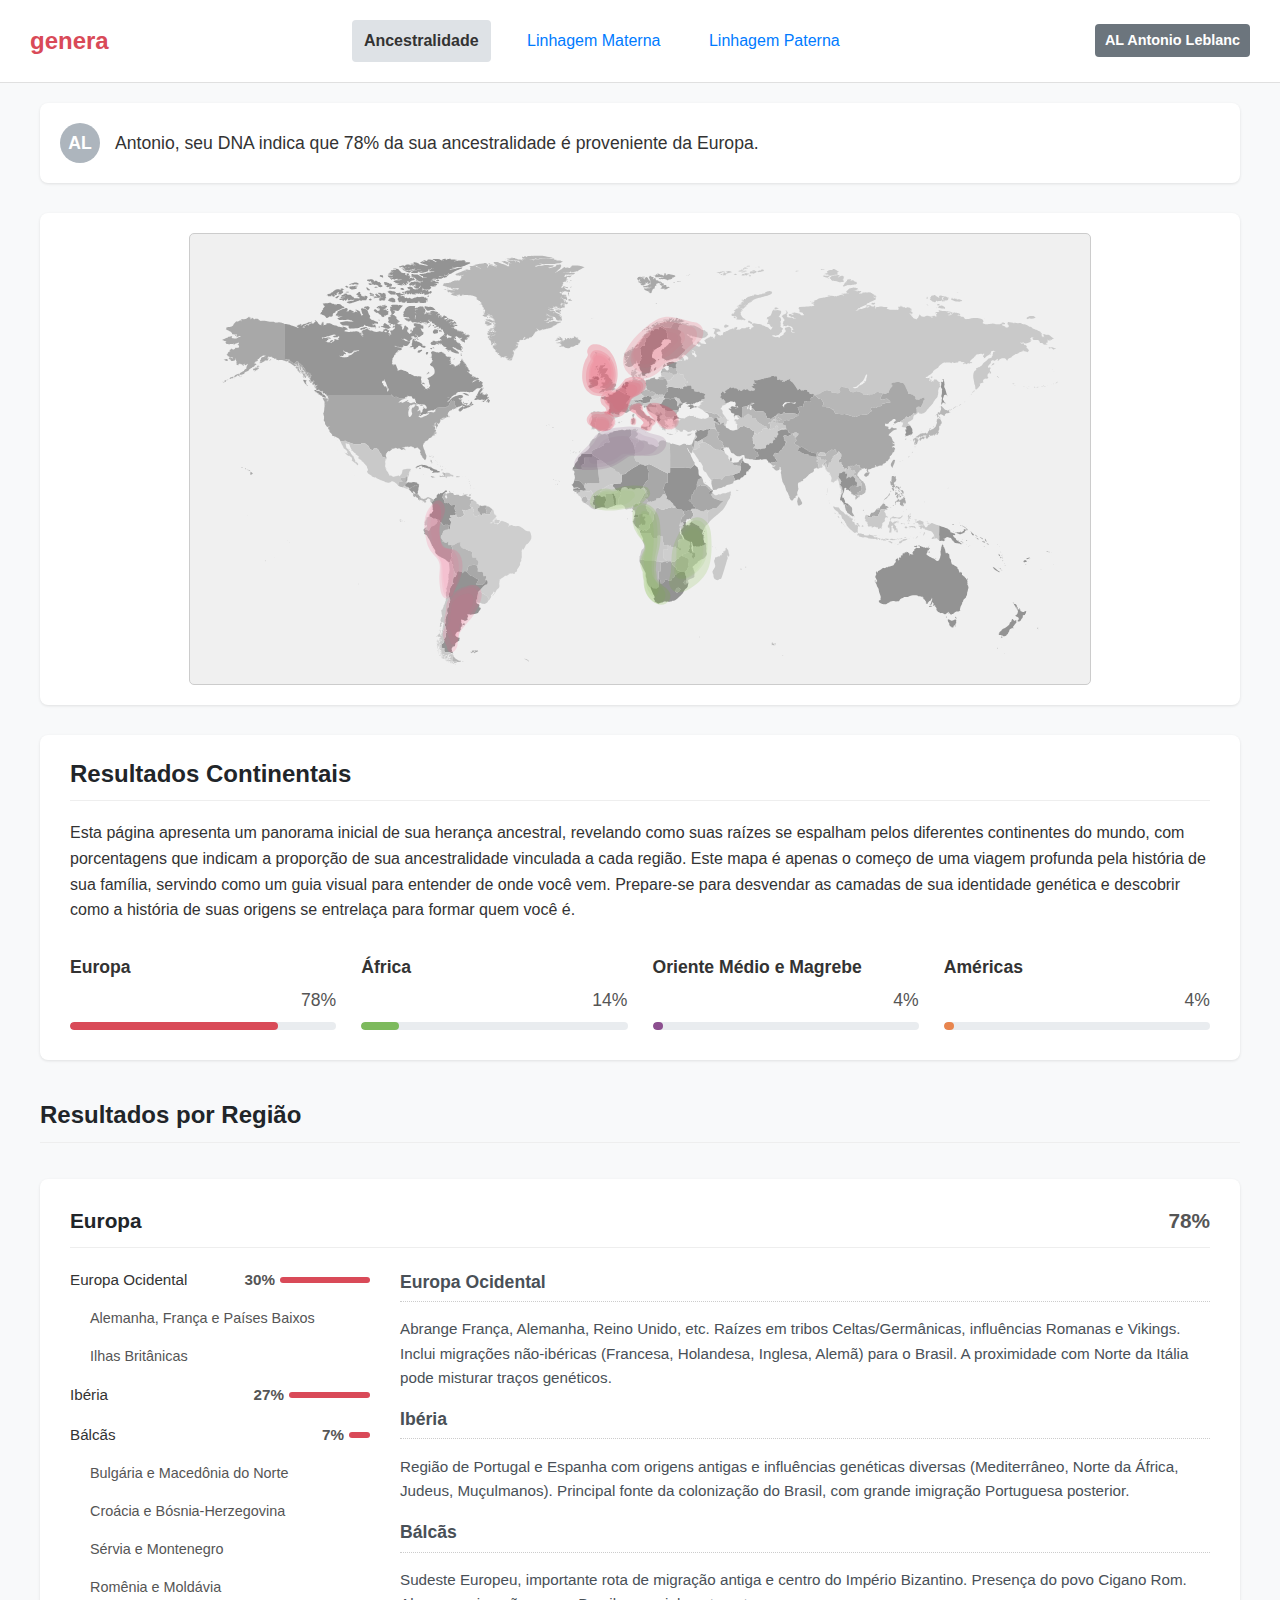
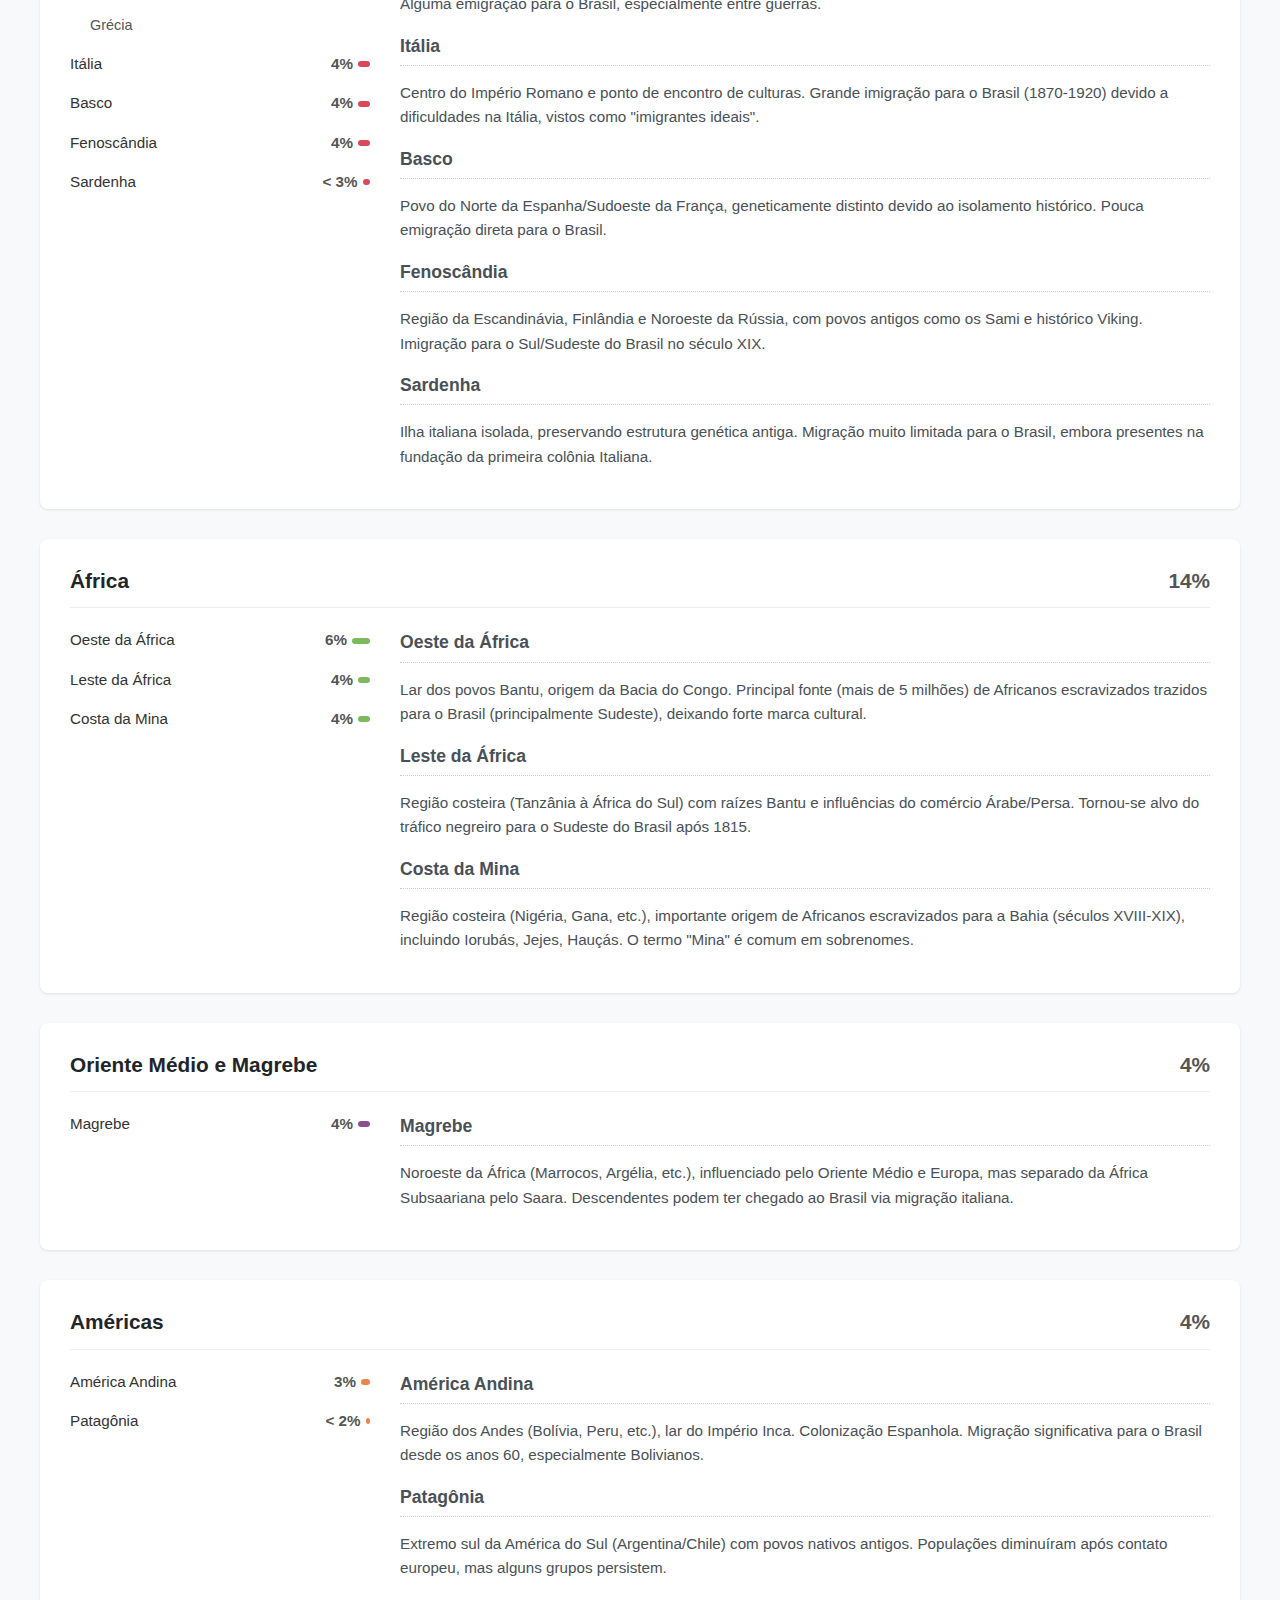
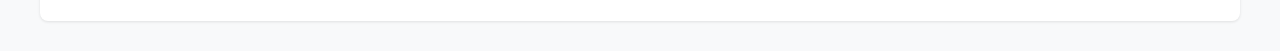
<file: index.html>
<!DOCTYPE html>
<html lang="pt-BR">
<head>
    <meta charset="UTF-8">
    <meta name="viewport" content="width=device-width, initial-scale=1.0">
    <link rel="stylesheet" href="styles.css">
    <title>Meus Resultados de Ancestralidade - Antonio Leblanc</title>
</head>
<body>

    <header class="site-header">
        <span class="logo-placeholder">genera</span>
        <nav class="main-nav">
            <a href="index.html" class="active">Ancestralidade</a>
            <a href="linhagem-materna.html">Linhagem Materna</a>
            <a href="linhagem-paterna.html">Linhagem Paterna</a>
            <!-- Add more links later -->
        </nav>
        <div class="user-info">AL Antonio Leblanc</div>
    </header>

    <main>
        <section class="intro-section">
            <div class="intro-text">
                <span class="user-initials">AL</span>
                <p>Antonio, seu DNA indica que 78% da sua ancestralidade é proveniente da Europa.</p>
            </div>

        </section>

        <section class="map-section">
            <div class="ancestry-map-container">
                 <object data="map.svg" type="image/svg+xml" id="world-map-svg">
                    Seu navegador não suporta a visualização do mapa SVG.
                 </object>
            </div>
        </section>

        <section class="results-continental">
            <h2>Resultados Continentais</h2>
            <p>
                Esta página apresenta um panorama inicial de sua herança ancestral, revelando como suas raízes se espalham pelos diferentes continentes do
                mundo, com porcentagens que indicam a proporção de sua ancestralidade vinculada a cada região. Este mapa é apenas o começo de uma viagem
                profunda pela história de sua família, servindo como um guia visual para entender de onde você vem.
                <!-- Summarized the rest -->
                 Prepare-se para desvendar as camadas de sua identidade genética e descobrir como a história de suas origens se entrelaça para formar quem você é.
            </p>
            <div class="continent-summary-grid">
                <div class="continent-item">
                    <span class="continent-name">Europa</span>
                    <span class="continent-percentage">78%</span>
                    <div class="percentage-bar-container">
                        <div class="percentage-bar" style="width: 78%; background-color: #D94A58;"></div>
                    </div>
                </div>
                <div class="continent-item">
                    <span class="continent-name">África</span>
                    <span class="continent-percentage">14%</span>
                    <div class="percentage-bar-container">
                        <div class="percentage-bar" style="width: 14%; background-color: #7DBA5D;"></div>
                    </div>
                </div>
                <div class="continent-item">
                    <span class="continent-name">Oriente Médio e Magrebe</span>
                    <span class="continent-percentage">4%</span>
                    <div class="percentage-bar-container">
                        <div class="percentage-bar" style="width: 4%; background-color: #8C4F8F;"></div>
                    </div>
                </div>
                <div class="continent-item">
                    <span class="continent-name">Américas</span>
                    <span class="continent-percentage">4%</span>
                    <div class="percentage-bar-container">
                        <div class="percentage-bar" style="width: 4%; background-color: #E8854E;"></div>
                    </div>
                </div>
            </div>
        </section>

        <section class="results-regional">
            <h2>Resultados por Região</h2>

            <!-- === EUROPA === -->
            <article class="continent-detail" id="europa">
                <div class="region-header">
                    <h3>Europa</h3>
                    <span class="continent-total-percentage">78%</span>
                </div>
                <div class="region-breakdown">
                    <div class="region-list">
                        <!-- Sub-region items as before -->
                         <div class="sub-region-item">
                            <span class="sub-region-name">Europa Ocidental</span><span class="sub-region-percentage">30%</span>
                            <div class="sub-region-bar" style="width: 30%; background-color: #D94A58;"></div>
                        </div>
                         <div class="sub-region-item indented"><span class="sub-region-name">Alemanha, França e Países Baixos</span><span class="sub-region-percentage-indicator">[Indicator]</span></div>
                         <div class="sub-region-item indented"><span class="sub-region-name">Ilhas Britânicas</span><span class="sub-region-percentage-indicator">[Indicator]</span></div>
                        <div class="sub-region-item">
                            <span class="sub-region-name">Ibéria</span><span class="sub-region-percentage">27%</span>
                            <div class="sub-region-bar" style="width: 27%; background-color: #D94A58;"></div>
                        </div>
                        <div class="sub-region-item">
                            <span class="sub-region-name">Bálcãs</span><span class="sub-region-percentage">7%</span>
                            <div class="sub-region-bar" style="width: 7%; background-color: #D94A58;"></div>
                        </div>
                         <div class="sub-region-item indented"><span class="sub-region-name">Bulgária e Macedônia do Norte</span><span class="sub-region-percentage-indicator">[Indicator]</span></div>
                         <div class="sub-region-item indented"><span class="sub-region-name">Croácia e Bósnia-Herzegovina</span><span class="sub-region-percentage-indicator">[Indicator]</span></div>
                         <div class="sub-region-item indented"><span class="sub-region-name">Sérvia e Montenegro</span><span class="sub-region-percentage-indicator">[Indicator]</span></div>
                         <div class="sub-region-item indented"><span class="sub-region-name">Romênia e Moldávia</span><span class="sub-region-percentage-indicator">[Indicator]</span></div>
                         <div class="sub-region-item indented"><span class="sub-region-name">Grécia</span><span class="sub-region-percentage-indicator">[Indicator]</span></div>
                        <div class="sub-region-item">
                            <span class="sub-region-name">Itália</span><span class="sub-region-percentage">4%</span>
                           <div class="sub-region-bar" style="width: 4%; background-color: #D94A58;"></div>
                        </div>
                        <div class="sub-region-item">
                            <span class="sub-region-name">Basco</span><span class="sub-region-percentage">4%</span>
                            <div class="sub-region-bar" style="width: 4%; background-color: #D94A58;"></div>
                        </div>
                         <div class="sub-region-item">
                            <span class="sub-region-name">Fenoscândia</span><span class="sub-region-percentage">4%</span>
                            <div class="sub-region-bar" style="width: 4%; background-color: #D94A58;"></div>
                        </div>
                         <div class="sub-region-item">
                            <span class="sub-region-name">Sardenha</span><span class="sub-region-percentage">< 3%</span>
                             <div class="sub-region-bar" style="width: 2.5%; background-color: #D94A58;"></div>
                        </div>
                    </div>
                    <div class="region-descriptions">
                        <!-- *** SUMMARIZED DESCRIPTIONS *** -->
                        <h4>Europa Ocidental</h4>
                        <p>Abrange França, Alemanha, Reino Unido, etc. Raízes em tribos Celtas/Germânicas, influências Romanas e Vikings. Inclui migrações não-ibéricas (Francesa, Holandesa, Inglesa, Alemã) para o Brasil. A proximidade com Norte da Itália pode misturar traços genéticos.</p>

                        <h4>Ibéria</h4>
                        <p>Região de Portugal e Espanha com origens antigas e influências genéticas diversas (Mediterrâneo, Norte da África, Judeus, Muçulmanos). Principal fonte da colonização do Brasil, com grande imigração Portuguesa posterior.</p>

                        <h4>Bálcãs</h4>
                        <p>Sudeste Europeu, importante rota de migração antiga e centro do Império Bizantino. Presença do povo Cigano Rom. Alguma emigração para o Brasil, especialmente entre guerras.</p>

                        <h4>Itália</h4>
                        <p>Centro do Império Romano e ponto de encontro de culturas. Grande imigração para o Brasil (1870-1920) devido a dificuldades na Itália, vistos como "imigrantes ideais".</p>

                        <h4>Basco</h4>
                        <p>Povo do Norte da Espanha/Sudoeste da França, geneticamente distinto devido ao isolamento histórico. Pouca emigração direta para o Brasil.</p>

                         <h4>Fenoscândia</h4>
                         <p>Região da Escandinávia, Finlândia e Noroeste da Rússia, com povos antigos como os Sami e histórico Viking. Imigração para o Sul/Sudeste do Brasil no século XIX.</p>

                        <h4>Sardenha</h4>
                        <p>Ilha italiana isolada, preservando estrutura genética antiga. Migração muito limitada para o Brasil, embora presentes na fundação da primeira colônia Italiana.</p>
                    </div>
                </div>
            </article>

            <!-- === ÁFRICA === -->
            <article class="continent-detail" id="africa">
                 <div class="region-header">
                    <h3>África</h3>
                    <span class="continent-total-percentage">14%</span>
                </div>
                 <div class="region-breakdown">
                    <div class="region-list">
                         <div class="sub-region-item"><span class="sub-region-name">Oeste da África</span><span class="sub-region-percentage">6%</span><div class="sub-region-bar" style="width: 6%; background-color: #7DBA5D;"></div></div>
                        <div class="sub-region-item"><span class="sub-region-name">Leste da África</span><span class="sub-region-percentage">4%</span><div class="sub-region-bar" style="width: 4%; background-color: #7DBA5D;"></div></div>
                        <div class="sub-region-item"><span class="sub-region-name">Costa da Mina</span><span class="sub-region-percentage">4%</span><div class="sub-region-bar" style="width: 4%; background-color: #7DBA5D;"></div></div>
                    </div>
                    <div class="region-descriptions">
                        <!-- *** SUMMARIZED DESCRIPTIONS *** -->
                        <h4>Oeste da África</h4>
                        <p>Lar dos povos Bantu, origem da Bacia do Congo. Principal fonte (mais de 5 milhões) de Africanos escravizados trazidos para o Brasil (principalmente Sudeste), deixando forte marca cultural.</p>

                        <h4>Leste da África</h4>
                        <p>Região costeira (Tanzânia à África do Sul) com raízes Bantu e influências do comércio Árabe/Persa. Tornou-se alvo do tráfico negreiro para o Sudeste do Brasil após 1815.</p>

                        <h4>Costa da Mina</h4>
                        <p>Região costeira (Nigéria, Gana, etc.), importante origem de Africanos escravizados para a Bahia (séculos XVIII-XIX), incluindo Iorubás, Jejes, Hauçás. O termo "Mina" é comum em sobrenomes.</p>
                    </div>
                </div>
            </article>

             <!-- === ORIENTE MÉDIO E MAGREBE === -->
            <article class="continent-detail" id="oriente-medio-magrebe">
                 <div class="region-header">
                    <h3>Oriente Médio e Magrebe</h3>
                    <span class="continent-total-percentage">4%</span>
                </div>
                 <div class="region-breakdown">
                    <div class="region-list">
                         <div class="sub-region-item"><span class="sub-region-name">Magrebe</span><span class="sub-region-percentage">4%</span><div class="sub-region-bar" style="width: 4%; background-color: #8C4F8F;"></div></div>
                    </div>
                    <div class="region-descriptions">
                         <!-- *** SUMMARIZED DESCRIPTION *** -->
                        <h4>Magrebe</h4>
                        <p>Noroeste da África (Marrocos, Argélia, etc.), influenciado pelo Oriente Médio e Europa, mas separado da África Subsaariana pelo Saara. Descendentes podem ter chegado ao Brasil via migração italiana.</p>
                    </div>
                </div>
            </article>

             <!-- === AMÉRICAS === -->
            <article class="continent-detail" id="americas">
                 <div class="region-header">
                    <h3>Américas</h3>
                    <span class="continent-total-percentage">4%</span>
                </div>
                 <div class="region-breakdown">
                    <div class="region-list">
                         <div class="sub-region-item"><span class="sub-region-name">América Andina</span><span class="sub-region-percentage">3%</span><div class="sub-region-bar" style="width: 3%; background-color: #E8854E;"></div></div>
                        <div class="sub-region-item"><span class="sub-region-name">Patagônia</span><span class="sub-region-percentage">< 2%</span><div class="sub-region-bar" style="width: 1.5%; background-color: #E8854E;"></div></div>
                    </div>
                    <div class="region-descriptions">
                         <!-- *** SUMMARIZED DESCRIPTIONS *** -->
                        <h4>América Andina</h4>
                        <p>Região dos Andes (Bolívia, Peru, etc.), lar do Império Inca. Colonização Espanhola. Migração significativa para o Brasil desde os anos 60, especialmente Bolivianos.</p>

                        <h4>Patagônia</h4>
                        <p>Extremo sul da América do Sul (Argentina/Chile) com povos nativos antigos. Populações diminuíram após contato europeu, mas alguns grupos persistem.</p>
                    </div>
                </div>
            </article>

        </section>

    </main>

</body>
</html>
</file>
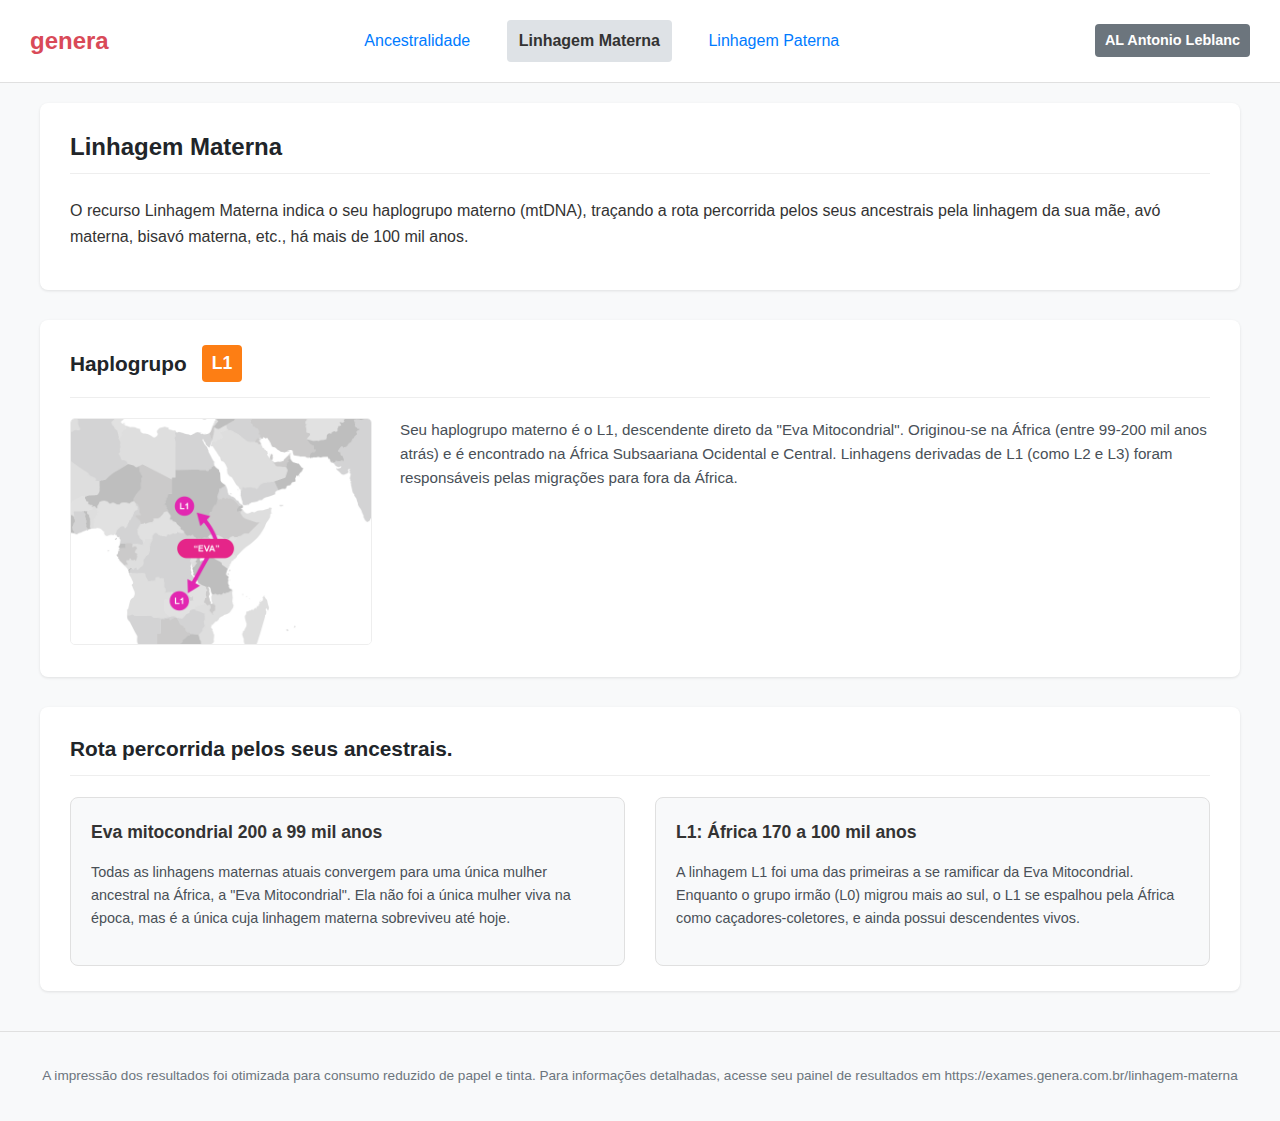
<file: linhagem-materna.html>
<!DOCTYPE html>
<html lang="pt-BR">
<head>
    <meta charset="UTF-8">
    <meta name="viewport" content="width=device-width, initial-scale=1.0">
    <link rel="stylesheet" href="styles.css">
    <title>Linhagem Materna - Antonio Leblanc</title>
</head>
<body>

    <header class="site-header">
        <span class="logo-placeholder">genera</span>
        <nav class="main-nav">
            <a href="index.html">Ancestralidade</a>
            <a href="linhagem-materna.html" class="active">Linhagem Materna</a>
            <a href="linhagem-paterna.html">Linhagem Paterna</a>
            <!-- Add more links later -->
        </nav>
        <div class="user-info">AL Antonio Leblanc</div>
    </header>

    <main>
        <section class="lineage-intro">
            <h2>Linhagem Materna</h2>
            <p>
                O recurso Linhagem Materna indica o seu haplogrupo materno (mtDNA), traçando a rota percorrida pelos seus ancestrais pela linhagem da sua mãe, avó materna, bisavó materna, etc., há mais de 100 mil anos.
            </p>
        </section>

        <section class="haplogroup-section">
            <div class="haplogroup-header">
                 <h3>Haplogrupo</h3>
                 <span class="haplogroup-tag">L1</span>
            </div>
            <div class="haplogroup-content">
                <div class="haplogroup-map">
                    <!-- *** Replace with your actual image file *** -->
                    <img src="imgs/mt-route-L1.png" alt="Mapa do Haplogrupo L1">
                </div>
                <div class="haplogroup-description">
                     <!-- *** SUMMARIZED DESCRIPTION *** -->
                    <p>
                        Seu haplogrupo materno é o L1, descendente direto da "Eva Mitocondrial". Originou-se na África (entre 99-200 mil anos atrás) e é encontrado na África Subsaariana Ocidental e Central. Linhagens derivadas de L1 (como L2 e L3) foram responsáveis pelas migrações para fora da África.
                    </p>
                </div>
            </div>
        </section>

        <section class="migration-route-section">
             <h3>Rota percorrida pelos seus ancestrais.</h3>
             <div class="route-steps-container">
                 <!-- Step 1: Eva -->
                 <div class="route-step">
                    <h4>Eva mitocondrial 200 a 99 mil anos</h4>
                    <div class="route-step-content">

                        <div class="route-step-description">
                            <!-- *** SUMMARIZED DESCRIPTION *** -->
                            <p>
                                Todas as linhagens maternas atuais convergem para uma única mulher ancestral na África, a "Eva Mitocondrial". Ela não foi a única mulher viva na época, mas é a única cuja linhagem materna sobreviveu até hoje.
                            </p>
                        </div>
                    </div>
                 </div>
                 <!-- Step 2: L1 -->
                 <div class="route-step">
                    <h4>L1: África 170 a 100 mil anos</h4>
                     <div class="route-step-content">

                        <div class="route-step-description">
                            <!-- *** SUMMARIZED DESCRIPTION *** -->
                            <p>
                                A linhagem L1 foi uma das primeiras a se ramificar da Eva Mitocondrial. Enquanto o grupo irmão (L0) migrou mais ao sul, o L1 se espalhou pela África como caçadores-coletores, e ainda possui descendentes vivos.
                             </p>
                        </div>
                    </div>
                 </div>
             </div>
        </section>

    </main>

    <footer class="site-footer">
        <p>A impressão dos resultados foi otimizada para consumo reduzido de papel e tinta. Para informações detalhadas, acesse seu painel de resultados em https://exames.genera.com.br/linhagem-materna</p>
    </footer>

</body>
</html>
</file>
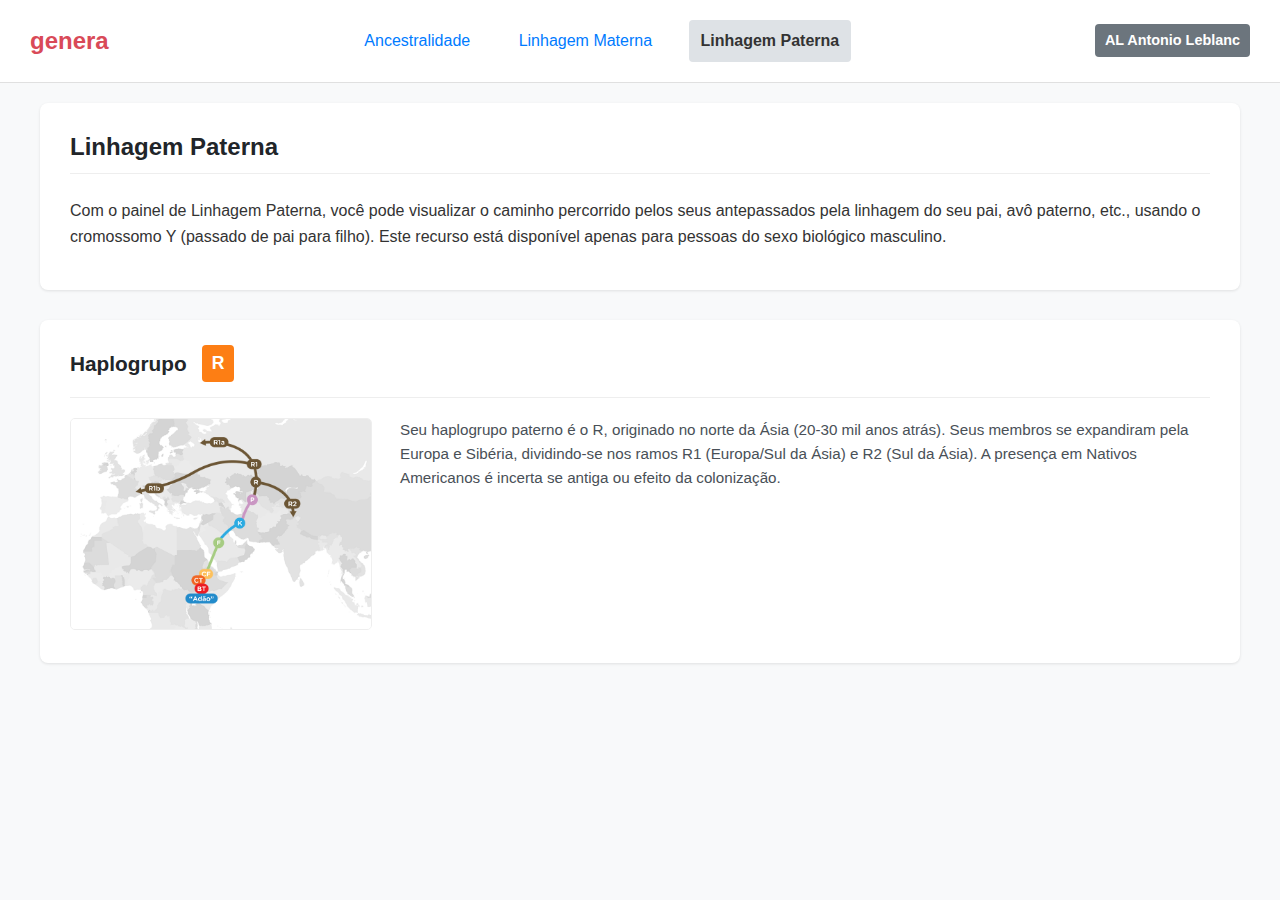
<file: linhagem-paterna.html>
<!DOCTYPE html>
<html lang="pt-BR">
<head>
    <meta charset="UTF-8">
    <meta name="viewport" content="width=device-width, initial-scale=1.0">
    <link rel="stylesheet" href="styles.css">
    <title>Linhagem Paterna - Antonio Leblanc</title>
</head>
<body>

    <header class="site-header">
        <span class="logo-placeholder">genera</span>
        <nav class="main-nav">
            <a href="index.html">Ancestralidade</a>
            <a href="linhagem-materna.html">Linhagem Materna</a>
            <a href="linhagem-paterna.html" class="active">Linhagem Paterna</a>
            <!-- Add more links later -->
        </nav>
        <div class="user-info">AL Antonio Leblanc</div>
    </header>

    <main>
        <section class="lineage-intro">
            <h2>Linhagem Paterna</h2>
            <p>
                 Com o painel de Linhagem Paterna, você pode visualizar o caminho percorrido pelos seus antepassados pela linhagem do seu pai, avô paterno, etc., usando o cromossomo Y (passado de pai para filho). Este recurso está disponível apenas para pessoas do sexo biológico masculino.
            </p>
        </section>

        <section class="haplogroup-section">
            <div class="haplogroup-header">
                 <h3>Haplogrupo</h3>
                 <span class="haplogroup-tag">R</span>
            </div>
            <div class="haplogroup-content">
                <div class="haplogroup-map">
                    <!-- *** IMPORTANT: Replace with your paternal map image filename *** -->
                    <img src="imgs/y-R.png  " alt="Mapa do Haplogrupo R">
                </div>
                <div class="haplogroup-description">
                    <!-- *** SUMMARIZED DESCRIPTION *** -->
                    <p>
                        Seu haplogrupo paterno é o R, originado no norte da Ásia (20-30 mil anos atrás). Seus membros se expandiram pela Europa e Sibéria, dividindo-se nos ramos R1 (Europa/Sul da Ásia) e R2 (Sul da Ásia). A presença em Nativos Americanos é incerta se antiga ou efeito da colonização.
                    </p>
                </div>
            </div>
        </section>

    </main>

</body>
</html>
</file>
<file: styles.css>
/* --- Base Styles --- */
body {
  font-family: Arial, Helvetica, sans-serif; /* Or a font closer to Genera's if you know it */
  margin: 0;
  padding: 0;
  background-color: #f8f9fa; /* Light grey background */
  color: #333;
  line-height: 1.6;
}

h1, h2, h3, h4 {
  color: #212529;
  margin-top: 1.5em;
  margin-bottom: 0.8em;
}

h1 { font-size: 1.8em; }
h2 { font-size: 1.5em; border-bottom: 1px solid #eee; padding-bottom: 0.3em; }
h3 { font-size: 1.3em; }
h4 { font-size: 1.1em; color: #495057; }

p {
  margin-bottom: 1em;
}

a {
  color: #007bff;
  text-decoration: none;
}
a:hover {
  text-decoration: underline;
}

main {
  max-width: 1200px; /* Limit content width */
  margin: 20px auto; /* Center content */
  padding: 0 20px; /* Padding on sides */
}

/* --- Header --- */
.site-header {
  display: flex;
  justify-content: space-between;
  align-items: center;
  padding: 15px 30px;
  background-color: #fff;
  border-bottom: 1px solid #e0e0e0;
  margin-bottom: 20px;
  flex-wrap: wrap; /* Allow wrapping for nav */
}

.site-header .logo-placeholder {
  font-weight: bold;
  font-size: 1.5em;
  color: #D94A58; /* Example color */
  flex-shrink: 0; /* Prevent shrinking */
}

/* Removed H1 styling from header to allow nav */

.user-info {
  display: flex;
  align-items: center;
  font-weight: bold;
  background-color: #6c757d; /* Grey background like PDF */
  color: white;
  padding: 5px 10px;
  border-radius: 4px;
  font-size: 0.9em;
  flex-shrink: 0; /* Prevent shrinking */
}

/* --- Navigation --- */
.main-nav {
 flex-grow: 1; /* Allow nav to take space */
 text-align: center;
 margin: 5px 15px; /* Adjust margin */
 min-width: 200px; /* Prevent excessive squish */
}

.main-nav a {
  margin: 0 10px; /* Adjust spacing */
  padding: 8px 12px;
  text-decoration: none;
  color: #007bff;
  border-radius: 4px;
  transition: background-color 0.2s ease;
  display: inline-block; /* Ensure padding works */
  white-space: nowrap; /* Prevent link text wrapping */
}

.main-nav a:hover {
  background-color: #e9ecef;
  text-decoration: none;
}

.main-nav a.active {
  font-weight: bold;
  color: #333;
  background-color: #dee2e6;
}


/* --- Intro Section --- */
.intro-section {
  display: flex;
  justify-content: space-between;
  align-items: center;
  flex-wrap: wrap; /* Allow wrapping */
  background-color: #fff;
  padding: 20px;
  border-radius: 8px;
  box-shadow: 0 1px 3px rgba(0,0,0,0.1);
  margin-bottom: 30px;
  gap: 20px; /* Space between items when wrapped */
}

.intro-text {
  display: flex;
  align-items: center;
  gap: 15px;
  flex: 1 1 60%; /* Allow text to take more space */
  min-width: 300px; /* Prevent extreme squishing */
}

.intro-text .user-initials {
  display: inline-flex; /* Use flex to center content */
  justify-content: center;
  align-items: center;
  background-color: #adb5bd; /* Grey background */
  color: white;
  font-weight: bold;
  border-radius: 50%;
  width: 40px;
  height: 40px;
  font-size: 1.1em;
  flex-shrink: 0; /* Prevent shrinking */
}

.intro-text p {
  margin: 0;
  font-size: 1.1em;
}

.coupon-box {
  background-color: #e9ecef; /* Light grey */
  border: 1px solid #ced4da;
  border-radius: 5px;
  padding: 15px;
  text-align: center;
  font-size: 0.9em;
  flex: 1 1 30%; /* Allow coupon to take some space */
  min-width: 200px;
}

.coupon-box strong {
  display: block;
  background-color: #6c757d; /* Darker grey */
  color: white;
  padding: 5px 10px;
  border-radius: 4px;
  margin-bottom: 10px;
  font-size: 1.1em;
}
.coupon-box p {
  margin: 0;
  color: #495057;
}


/* --- Map Section --- */
.map-section {
  background-color: #fff;
  padding: 20px;
  border-radius: 8px;
  box-shadow: 0 1px 3px rgba(0,0,0,0.1);
  margin-bottom: 30px;
  text-align: center; /* Center the container */
}

.ancestry-map-container {
  max-width: 900px; /* Limit map width */
  margin: 0 auto; /* Center map container */
  background-color: #f0f0f0; /* Light background for map area */
  border: 1px solid #ccc;
  border-radius: 5px;
  overflow: hidden; /* Hide anything spilling out */
}

#world-map-svg {
  display: block; /* Remove extra space below object */
  width: 100%;
  height: auto; /* Maintain aspect ratio */
}

/* --- Continental Results --- */
.results-continental {
  background-color: #fff;
  padding: 20px 30px;
  border-radius: 8px;
  box-shadow: 0 1px 3px rgba(0,0,0,0.1);
  margin-bottom: 30px;
}

.results-continental h2 {
  margin-top: 0;
}

.continent-summary-grid {
  display: grid;
  grid-template-columns: repeat(auto-fit, minmax(200px, 1fr)); /* Responsive grid */
  gap: 25px;
  margin-top: 20px;
}

.continent-item {
  /* No background/border needed based on PDF */
  padding: 10px 0;
}

.continent-item span {
  display: block; /* Make spans take full width */
  margin-bottom: 5px;
}

.continent-name {
  font-weight: bold;
  font-size: 1.1em;
}

.continent-percentage {
  font-size: 1.1em;
  color: #555;
  text-align: right; /* Align percentage to right, seems optional based on PDF */
}

.percentage-bar-container {
  background-color: #e9ecef; /* Light grey background for the bar track */
  border-radius: 5px;
  height: 8px;
  overflow: hidden; /* Keep inner bar contained */
  margin-top: 8px;
}

.percentage-bar {
  height: 100%;
  border-radius: 5px;
  /* background-color is set inline via style attribute */
}

/* --- Regional Results --- */
.results-regional {
  /* No container background needed, details are in articles */
}

.results-regional h2 {
   margin-bottom: 1.5em;
}

.continent-detail {
  background-color: #fff;
  padding: 25px 30px;
  border-radius: 8px;
  box-shadow: 0 1px 3px rgba(0,0,0,0.1);
  margin-bottom: 30px;
}

.region-header {
  display: flex;
  justify-content: space-between;
  align-items: baseline;
  border-bottom: 1px solid #eee;
  padding-bottom: 10px;
  margin-bottom: 20px;
}

.region-header h3 {
  margin: 0;
}

.continent-total-percentage {
  font-size: 1.3em;
  font-weight: bold;
  color: #555;
}

.region-breakdown {
  display: flex;
  flex-wrap: wrap; /* Allow columns to stack on small screens */
  gap: 30px; /* Space between list and description */
}

.region-list {
  flex: 0 0 300px; /* Fixed width for the list column */
  /* Adjust width as needed */
}

.sub-region-item {
  display: flex;
  /* justify-content: space-between; */ /* Let bar push things */
  align-items: center;
  margin-bottom: 15px;
  font-size: 0.95em;
  gap: 5px; /* Space between elements */
}

.sub-region-item.indented {
  padding-left: 20px; /* Indent sub-sub-regions */
  font-size: 0.9em;
  color: #555;
}

.sub-region-name {
  flex-grow: 1; /* Allow name to take available space */
  padding-right: 5px; /* Space before percentage */
}

.sub-region-percentage,
.sub-region-percentage-indicator {
  font-weight: bold;
  color: #555;
  flex-shrink: 0; /* Prevent percentage shrinking */
  min-width: 35px; /* Ensure space for percentage */
  text-align: right;
  margin-left: auto; /* Push percentage and bar to the right */
}

.sub-region-percentage-indicator {
  font-size: 0.8em;
  color: #999;
  /* Hide the placeholder text or style the actual bars */
   display: none; /* Hide placeholder text if bars are used */
}

.sub-region-bar {
  height: 6px;
  border-radius: 3px;
  flex-shrink: 0; /* Prevent bar shrinking */
  /* width and background-color are set inline */
}

.region-descriptions {
  flex: 1; /* Take remaining space */
  min-width: 300px; /* Prevent extreme squishing on wrap */
}

.region-descriptions h4 {
  margin-top: 0; /* First heading has less space */
  margin-bottom: 0.5em;
  padding-bottom: 5px;
  border-bottom: 1px dotted #ccc; /* Dotted line like PDF */
}

.region-descriptions p {
  font-size: 0.95em;
  color: #495057;
}


/* --- Footer --- */
.site-footer {
  margin-top: 40px;
  padding: 20px;
  text-align: center;
  font-size: 0.85em;
  color: #6c757d;
  border-top: 1px solid #e0e0e0;
}


/* --- Linagem Materna / Paterna Page Styles --- */

.lineage-intro,
.haplogroup-section,
.migration-route-section {
  background-color: #fff;
  padding: 25px 30px;
  border-radius: 8px;
  box-shadow: 0 1px 3px rgba(0,0,0,0.1);
  margin-bottom: 30px;
}

.lineage-intro h2,
.haplogroup-section h3,
.migration-route-section h3 {
  margin-top: 0;
  margin-bottom: 1em;
}

/* Haplogroup Section */
.haplogroup-header {
  display: flex;
  align-items: center;
  gap: 15px;
  margin-bottom: 20px;
  padding-bottom: 15px;
  border-bottom: 1px solid #eee;
}

.haplogroup-header h3 {
  margin: 0;
}

.haplogroup-tag {
  display: inline-block;
  background-color: #fd7e14; /* Orange color */
  color: white;
  padding: 4px 10px;
  border-radius: 4px;
  font-weight: bold;
  font-size: 1.1em;
}

.haplogroup-content {
  display: flex;
  flex-wrap: wrap;
  gap: 30px;
  align-items: flex-start; /* Align items at the top */
}

.haplogroup-map {
  flex: 0 0 300px; /* Fixed width for map container */
  max-width: 100%; /* Ensure it shrinks on small screens */
  text-align: center;
}

.haplogroup-map img {
  max-width: 100%;
  height: auto;
  border-radius: 5px;
  border: 1px solid #eee;
}

.haplogroup-description {
  flex: 1; /* Take remaining space */
  min-width: 250px; /* Minimum width before wrapping */
}

.haplogroup-description p {
  margin-top: 0;
  font-size: 0.95em;
  color: #495057;
}


/* Migration Route Section (Only on Maternal page) */
.migration-route-section h3 {
   padding-bottom: 10px;
   border-bottom: 1px solid #eee;
}

.route-steps-container {
  display: grid;
  grid-template-columns: repeat(auto-fit, minmax(350px, 1fr)); /* Responsive grid for steps */
  gap: 30px;
  margin-top: 20px;
}

.route-step {
  border: 1px solid #e0e0e0; /* Add border to each step box */
  border-radius: 8px;
  padding: 20px;
  background-color: #f8f9fa; /* Slight background tint */
}

.route-step h4 {
  margin-top: 0;
  margin-bottom: 15px;
  font-size: 1.1em;
  color: #333;
}

.route-step-content {
  display: flex;
  flex-wrap: wrap;
  gap: 20px;
   align-items: flex-start;
}

.route-step-map {
  flex: 0 0 200px; /* Smaller fixed width for these maps */
  max-width: 100%;
  text-align: center;
}

.route-step-map img {
  max-width: 100%;
  height: auto;
  border-radius: 5px;
  border: 1px solid #eee;
}

.route-step-description {
  flex: 1;
  min-width: 150px; /* Minimum width */
}

.route-step-description p {
  margin-top: 0;
  font-size: 0.9em;
  color: #495057;
}


/* --- Responsive Adjustments --- */
@media (max-width: 992px) {
  .region-list {
      flex-basis: 250px; /* Slightly narrower list on medium screens */
  }
   main {
      padding: 0 15px;
  }
  .site-header {
      padding: 10px 20px;
  }
}


@media (max-width: 768px) {
  .intro-section,
  .region-breakdown {
      flex-direction: column; /* Stack items vertically */
      align-items: stretch; /* Make items full width */
  }

  .intro-text { flex-basis: auto; min-width: 0; }
  .coupon-box { flex-basis: auto; min-width: 0; }

  .region-list,
  .region-descriptions {
      flex-basis: auto; flex: 0 0 auto; width: 100%;
  }
  .region-list { margin-bottom: 20px; }

  .continent-summary-grid {
      grid-template-columns: repeat(auto-fit, minmax(180px, 1fr));
      gap: 20px;
  }

  .haplogroup-map { flex-basis: 100%; margin-bottom: 15px; }
  .route-steps-container { grid-template-columns: 1fr; }
  .route-step-map { flex-basis: 150px; }
}

@media (max-width: 576px) {
  body { font-size: 14px; }
  main { padding: 0 10px; }
  .site-header {
      padding: 10px 15px;
      justify-content: center; /* Center items when wrapped */
      gap: 10px;
  }
  .main-nav {
       width: 100%; /* Full width nav */
       order: 3; /* Place nav below logo/user */
       margin: 5px 0;
  }
   .main-nav a { margin: 0 5px; } /* Reduce nav link spacing */

  .user-info { order: 2; }
  .logo-placeholder { order: 1; }


  .continent-summary-grid { grid-template-columns: 1fr; gap: 15px; }

  .results-continental, .continent-detail, .intro-section,
  .lineage-intro, .haplogroup-section, .migration-route-section {
      padding: 15px;
  }

  .haplogroup-map { flex-basis: 100%; }
  .route-step-map { flex-basis: 100%; margin-bottom: 15px; }
  .route-step-content { flex-direction: column; }
}
</file>
